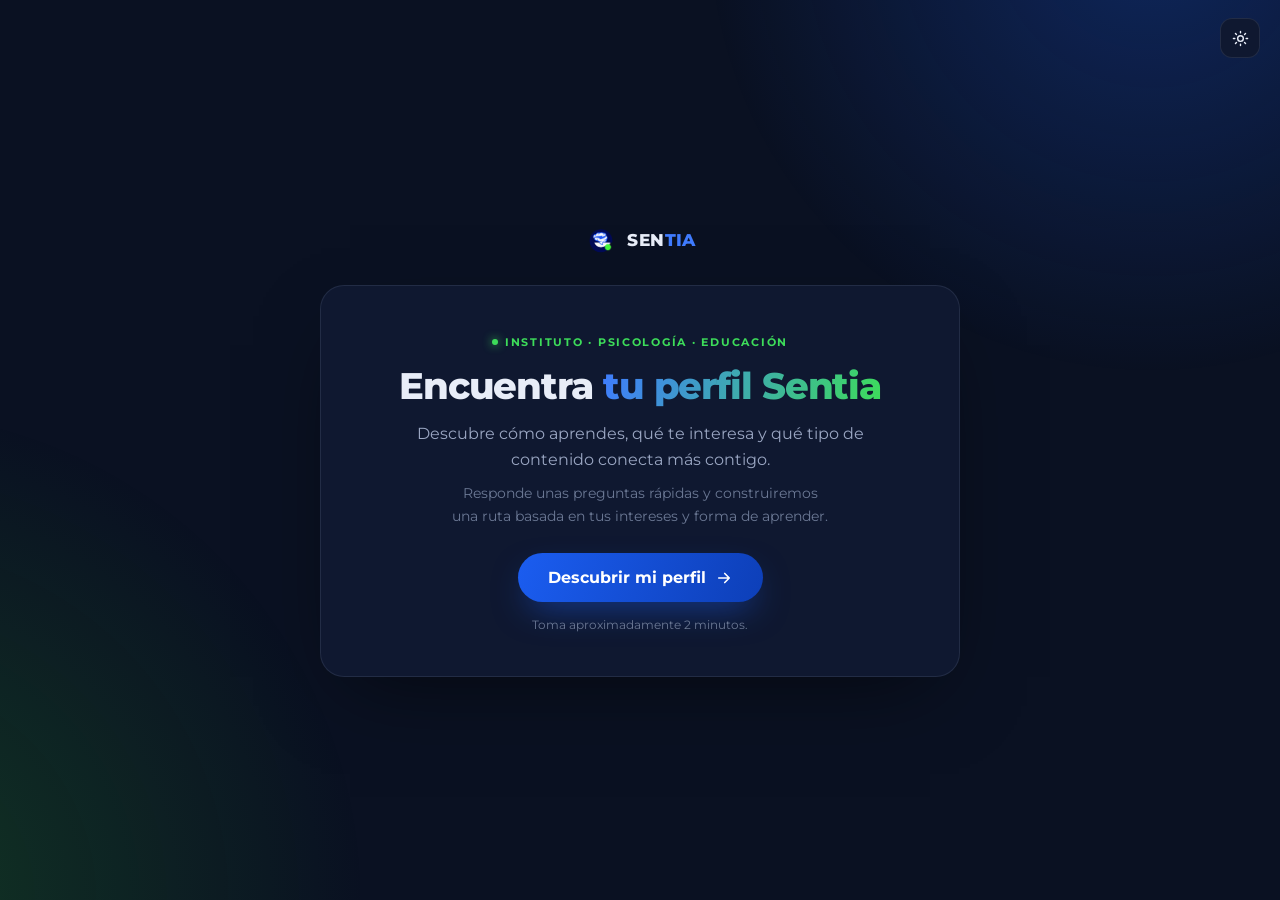
<file: perfil-sentia.html>
<!DOCTYPE html>
<html lang="es">
<head>
<meta charset="UTF-8">
<meta name="viewport" content="width=device-width, initial-scale=1.0, viewport-fit=cover">
<title>Encuentra tu perfil Sentia</title>
<meta name="robots" content="noindex">
<meta name="description" content="Descubre cómo aprendes, qué te interesa y qué tipo de contenido conecta más contigo — en menos de 2 minutos.">
<link rel="icon" type="image/png" href="assets/icon-sentia.png">
<link rel="preconnect" href="https://fonts.googleapis.com">
<link rel="preconnect" href="https://fonts.gstatic.com" crossorigin>
<link href="https://fonts.googleapis.com/css2?family=Montserrat:wght@400;500;600;700;800;900&display=swap" rel="stylesheet">
<style>
:root{
  --bg-deep:#070d1b; --bg:#0a1122; --surface:#0f1830; --surface-2:#131e3a; --surface-3:#1a2747;
  --line:rgba(148,163,196,.14); --text:#e8edf8; --muted:#9aa6c2; --faint:#6b7894;
  --primary:#1b5df0; --primary-soft:#3f7bff; --primary-deep:#0d3fb8;
  --accent:#2fbf2e; --accent-soft:#3ddc5a;
  --radius:18px; --radius-sm:12px;
  --font:'Montserrat',sans-serif;
}
body.modo-dia{
  --bg-deep:#eef1f7; --bg:#f5f7fb; --surface:#ffffff; --surface-2:#f1f4f9; --surface-3:#e7ecf4;
  --line:#e3e8f1; --text:#0e1d40; --muted:#5b6b8f; --faint:#8793ad;
}
body.modo-dia::before{
  background:radial-gradient(60vw 60vw at 90% -8%, rgba(27,93,240,.12), transparent 58%),
             radial-gradient(70vw 70vw at -10% 100%, rgba(47,191,46,.10), transparent 55%);
}
*{margin:0;padding:0;box-sizing:border-box}
html{scroll-behavior:smooth}
body{font-family:var(--font);background:var(--bg);color:var(--text);min-height:100vh;-webkit-font-smoothing:antialiased;overflow-x:hidden}
body::before{content:"";position:fixed;inset:0;pointer-events:none;z-index:0;
  background:radial-gradient(60vw 60vw at 90% -8%, rgba(27,93,240,.28), transparent 58%),
             radial-gradient(70vw 70vw at -10% 100%, rgba(47,191,46,.22), transparent 55%);}

.sentia-test{position:relative;z-index:1;min-height:100vh;display:flex;align-items:center;justify-content:center;padding:28px 18px}
.shell{width:100%;max-width:640px}

.theme-btn{position:fixed;top:18px;right:20px;z-index:60;width:40px;height:40px;border-radius:12px;border:1px solid var(--line);background:var(--surface);color:var(--text);cursor:pointer;display:grid;place-items:center;transition:.2s}
.theme-btn:hover{border-color:var(--primary-soft)}
.theme-btn svg{width:17px;height:17px}

/* Barra delgada de navegación: regresar + progreso en una sola franja,
   como pidió el usuario (no un bloque grande que ocupe la pantalla). */
.q-topbar{display:flex;align-items:center;justify-content:space-between;gap:18px;background:var(--surface);border:1px solid var(--line);border-radius:16px;padding:13px 20px;margin-bottom:24px;box-shadow:0 2px 10px rgba(0,0,0,.03)}
.q-back{display:inline-flex;align-items:center;gap:6px;background:none;border:none;color:var(--primary-soft);font-family:var(--font);font-size:.76rem;font-weight:700;letter-spacing:.03em;text-transform:uppercase;cursor:pointer;padding:4px 0;flex-shrink:0;visibility:hidden}
.q-back.is-visible{visibility:visible}
.q-back svg{width:15px;height:15px}
.q-back:hover{color:var(--primary)}
.q-topbar__progress{display:flex;align-items:center;gap:12px;flex-shrink:0}
.q-topbar .q-progress__track{width:140px}
.q-topbar__step{font-size:.76rem;color:var(--muted);font-weight:600;white-space:nowrap}
@media(max-width:480px){.q-topbar{padding:12px 14px;gap:10px}.q-topbar .q-progress__track{width:72px}.q-back span{display:none}}

.screen{display:none}
.screen.is-active{display:block;animation:screenIn .45s cubic-bezier(.2,.8,.3,1) both}
@keyframes screenIn{from{opacity:0;transform:translateY(14px)}to{opacity:1;transform:none}}

/* ── Marca ── */
.brand{display:flex;align-items:center;justify-content:center;gap:9px;margin-bottom:28px}
.brand img{width:34px;height:34px;object-fit:contain}
.brand span{font-weight:800;font-size:1.05rem;letter-spacing:.02em}
.brand span em{font-style:normal;color:var(--primary-soft)}

/* ── Pantalla: bienvenida ── */
.card-welcome{background:var(--surface);border:1px solid var(--line);border-radius:24px;padding:44px 38px;text-align:center;box-shadow:0 30px 80px -30px rgba(0,0,0,.6)}
.card-welcome .kicker{display:inline-flex;align-items:center;gap:7px;font-size:.68rem;font-weight:700;letter-spacing:.16em;text-transform:uppercase;color:var(--accent-soft);margin-bottom:16px}
.card-welcome .kicker .dot{width:6px;height:6px;border-radius:50%;background:var(--accent-soft);box-shadow:0 0 10px var(--accent-soft)}
.card-welcome h1{font-size:clamp(1.7rem,4vw,2.3rem);font-weight:800;letter-spacing:-.03em;line-height:1.15;margin-bottom:14px}
.card-welcome h1 em{font-style:normal;background:linear-gradient(110deg,var(--primary-soft),var(--accent-soft));-webkit-background-clip:text;background-clip:text;color:transparent}
.card-welcome p.sub{color:var(--muted);font-size:1rem;line-height:1.6;max-width:44ch;margin:0 auto 10px}
.card-welcome p.hook{color:var(--faint);font-size:.88rem;line-height:1.6;max-width:42ch;margin:0 auto 26px}
.btn-primary{display:inline-flex;align-items:center;gap:9px;border:none;border-radius:999px;padding:15px 30px;font-family:var(--font);font-weight:700;font-size:.98rem;cursor:pointer;color:#fff;background:linear-gradient(110deg,var(--primary),var(--primary-deep));box-shadow:0 14px 34px -10px rgba(27,93,240,.55);transition:.2s}
.btn-primary:hover{transform:translateY(-2px);box-shadow:0 20px 44px -10px rgba(27,93,240,.65)}
.btn-primary svg{width:18px;height:18px}
.note{display:block;margin-top:16px;font-size:.74rem;color:var(--faint)}

/* ── Pantalla: pregunta ── */
.q-progress__track{height:6px;border-radius:99px;background:var(--surface-2);overflow:hidden}
.q-progress__track i{display:block;height:100%;border-radius:99px;background:linear-gradient(90deg,var(--primary),var(--accent-soft));transition:width .4s cubic-bezier(.2,.8,.3,1)}

#context-msg{opacity:0;max-height:0;overflow:hidden;transition:opacity .3s ease,max-height .3s ease;background:color-mix(in srgb,var(--accent-soft) 14%,transparent);border:1px solid color-mix(in srgb,var(--accent-soft) 30%,transparent);color:var(--accent-soft);border-radius:var(--radius-sm);padding:0 14px;font-size:.85rem;font-weight:600;margin-bottom:0}
#context-msg.is-visible{opacity:1;max-height:70px;padding:12px 14px;margin-bottom:16px}

.q-text{font-size:clamp(1.25rem,3vw,1.55rem);font-weight:800;letter-spacing:-.01em;line-height:1.35;margin-bottom:24px}
.q-anim{animation:qIn .4s cubic-bezier(.2,.8,.3,1) both}
@keyframes qIn{from{opacity:0;transform:translateY(10px)}to{opacity:1;transform:none}}

.opt-grid{display:grid;grid-template-columns:1fr 1fr;gap:12px}
.opt-card{display:flex;align-items:center;gap:12px;text-align:left;background:var(--surface);border:1.5px solid var(--line);border-radius:16px;padding:16px 16px;cursor:pointer;color:var(--text);font-family:var(--font);font-size:.92rem;font-weight:600;line-height:1.3;transition:.18s;opacity:0;animation:optIn .35s cubic-bezier(.2,.8,.3,1) both;animation-delay:var(--d,0s)}
@keyframes optIn{from{opacity:0;transform:translateY(8px)}to{opacity:1;transform:none}}
.opt-card:hover{border-color:var(--primary-soft);background:var(--surface-2);transform:translateY(-2px)}
.opt-card.is-selected{border-color:var(--accent-soft);background:color-mix(in srgb,var(--accent-soft) 14%,var(--surface));box-shadow:0 0 0 3px color-mix(in srgb,var(--accent-soft) 25%,transparent)}
.opt-card__ic{flex-shrink:0;width:38px;height:38px;border-radius:11px;background:var(--surface-2);color:var(--primary-soft);display:flex;align-items:center;justify-content:center}
.opt-card.is-selected .opt-card__ic{background:color-mix(in srgb,var(--accent-soft) 22%,transparent);color:var(--accent-soft)}
@media(max-width:560px){.opt-grid{grid-template-columns:1fr}}

/* ── Pantalla: género del avatar ── */
.genero-grid{display:grid;grid-template-columns:1fr 1fr;gap:12px;margin:0 auto;max-width:360px}
.genero-opt--wide{grid-column:1 / -1}
.genero-opt{display:flex;align-items:center;justify-content:center;gap:10px;background:var(--surface);border:1.5px solid var(--line);border-radius:16px;padding:16px;cursor:pointer;color:var(--text);font-family:var(--font);font-size:.95rem;font-weight:700;transition:.18s}
.genero-opt:hover{border-color:var(--primary-soft);background:var(--surface-2)}
.genero-opt input{width:17px;height:17px;accent-color:var(--accent-soft);cursor:pointer}
.genero-opt.is-selected{border-color:var(--accent-soft);background:color-mix(in srgb,var(--accent-soft) 14%,var(--surface));box-shadow:0 0 0 3px color-mix(in srgb,var(--accent-soft) 25%,transparent)}
@media(max-width:480px){.genero-grid{grid-template-columns:1fr}}

/* ── Pantalla: análisis ── */
.card-analysis{text-align:center;padding:70px 20px}
.analysis-ring{width:74px;height:74px;border-radius:50%;border:3px solid var(--surface-2);border-top-color:var(--primary-soft);margin:0 auto 26px;animation:spin 1s linear infinite}
@keyframes spin{to{transform:rotate(360deg)}}
#analysis-msg{font-size:1.05rem;font-weight:700;color:var(--text);opacity:0;transition:opacity .2s ease}
#analysis-msg.is-visible{opacity:1}

/* ── Pantalla: resultado ── */
.card-result{background:var(--surface);border:1px solid var(--line);border-radius:24px;padding:36px 32px;box-shadow:0 30px 80px -30px rgba(0,0,0,.6)}
.res-head{text-align:center;margin-bottom:22px}
.res-head .eyebrow{font-size:.68rem;font-weight:700;letter-spacing:.16em;text-transform:uppercase;color:var(--faint);margin-bottom:10px}
.res-badge{width:62px;height:62px;border-radius:16px;margin:0 auto 14px;display:flex;align-items:center;justify-content:center;font-weight:800;font-size:1.3rem;color:#fff;background:linear-gradient(135deg,var(--primary),var(--accent))}
.res-avatar-wrap{width:260px;margin:0 auto 10px;filter:drop-shadow(0 10px 18px rgba(0,0,0,.18));transition:transform .15s ease}
.res-avatar-wrap:hover{transform:translateY(-2px)}
.res-avatar-img,.res-avatar-canvas{display:block;width:100%;height:auto}
.res-head h2{font-size:clamp(1.4rem,3.4vw,1.8rem);font-weight:800;letter-spacing:-.02em;margin-bottom:8px}
.res-head p.tagline{color:var(--primary-soft);font-weight:600;font-size:.96rem;max-width:40ch;margin:0 auto}
.res-desc{color:var(--muted);font-size:.9rem;line-height:1.6;text-align:center;max-width:48ch;margin:16px auto 22px}

.res-stats{display:grid;grid-template-columns:1fr 1fr;gap:10px;margin-bottom:22px}
.res-stat{background:var(--surface-2);border:1px solid var(--line);border-radius:14px;padding:13px 15px}
.res-stat span{display:block;font-size:.64rem;font-weight:700;letter-spacing:.08em;text-transform:uppercase;color:var(--faint);margin-bottom:5px}
.res-stat b{font-size:.88rem;font-weight:700}

.res-section-title{font-size:.68rem;font-weight:700;letter-spacing:.1em;text-transform:uppercase;color:var(--faint);margin:22px 0 10px}
.res-bar{margin-bottom:12px}
.res-bar__head{display:flex;justify-content:space-between;font-size:.82rem;font-weight:600;margin-bottom:6px}
.res-bar__head b{color:var(--accent-soft)}
.res-bar__track{height:8px;border-radius:99px;background:var(--surface-2);overflow:hidden}
.res-bar__track i{display:block;height:100%;border-radius:99px;background:linear-gradient(90deg,var(--primary),var(--accent-soft))}

.chips{display:flex;flex-wrap:wrap;gap:7px}
.chip{font-size:.76rem;font-weight:600;color:var(--primary-soft);background:color-mix(in srgb,var(--primary) 12%,transparent);border:1px solid color-mix(in srgb,var(--primary) 25%,transparent);border-radius:999px;padding:6px 12px}

.res-siguiente{background:var(--surface-2);border:1px solid color-mix(in srgb,var(--accent-soft) 30%,var(--line));border-radius:16px;padding:20px 22px;margin-bottom:6px}
.res-siguiente__tag{display:inline-block;font-size:.68rem;font-weight:700;letter-spacing:.06em;text-transform:uppercase;color:var(--accent-soft);background:color-mix(in srgb,var(--accent-soft) 10%,transparent);border:1px solid color-mix(in srgb,var(--accent-soft) 30%,transparent);border-radius:999px;padding:4px 10px;margin-bottom:10px}
.res-siguiente h3{margin:0 0 7px;font-size:1.02rem;font-weight:700;color:var(--text)}
.res-siguiente p{margin:0 0 16px;font-size:.84rem;line-height:1.55;color:var(--muted)}
.res-siguiente .btn-primary{padding:11px 22px;font-size:.86rem}
/* Curso de pago (sin clases abiertas): mismo bloque, acento azul en vez de
   verde, para no insinuar "gratis" donde no lo es. */
.res-siguiente--vip{border-color:color-mix(in srgb,var(--primary) 30%,var(--line))}
.res-siguiente--vip .res-siguiente__tag{color:var(--primary-soft);background:color-mix(in srgb,var(--primary) 10%,transparent);border-color:color-mix(in srgb,var(--primary) 30%,transparent)}

.res-secondary{margin:22px 0;font-size:.86rem;color:var(--muted);text-align:center}
.res-secondary b{color:var(--text)}
.res-combined{margin:14px 0 22px;padding:14px 16px;border-radius:14px;background:color-mix(in srgb,var(--accent-soft) 10%,transparent);border:1px solid color-mix(in srgb,var(--accent-soft) 25%,transparent);text-align:center}
.res-combined b{display:block;font-size:.92rem;color:var(--accent-soft);margin-bottom:4px}
.res-combined span{font-size:.84rem;color:var(--muted)}

.res-bar{margin-bottom:10px}
.res-bar--top .res-bar__head{font-size:.86rem;font-weight:700}
.res-bar--top .res-bar__track{height:9px}
.res-bar--rest{opacity:.62}
.res-bar--rest .res-bar__head{font-size:.76rem;font-weight:600}
.res-bar--rest .res-bar__track{height:6px}
.res-bar--rest .res-bar__head b{color:var(--muted)}

/* ── Captación de lead (discreta, dentro del resultado) ── */
.lead-box{margin:26px 0 6px;padding:20px 20px;border-radius:16px;background:var(--surface-2);border:1px solid var(--line)}
.lead-eyebrow{font-size:.68rem;font-weight:700;letter-spacing:.1em;text-transform:uppercase;color:var(--accent-soft);margin-bottom:8px}
.lead-title{font-size:.95rem;font-weight:700;margin-bottom:6px}
.lead-sub{font-size:.82rem;color:var(--muted);line-height:1.5;margin-bottom:16px}
.btn-text{background:none;border:none;color:var(--faint);font-family:var(--font);font-size:.8rem;font-weight:600;cursor:pointer;padding:6px}
.btn-text:hover{color:var(--muted)}
.res-pie{display:flex;flex-wrap:wrap;justify-content:center;align-items:center;gap:4px 18px;margin:28px 0 6px;text-align:center}
.res-pie .btn-text{text-decoration:underline;text-underline-offset:2px}
.lead-form .field{margin-bottom:12px}
.lead-form label{display:block;font-size:.7rem;font-weight:700;letter-spacing:.05em;text-transform:uppercase;color:var(--faint);margin-bottom:6px}
.lead-form input[type=text],.lead-form input[type=tel],.lead-form input[type=email]{width:100%;background:var(--surface);border:1px solid var(--line);border-radius:10px;padding:12px 13px;color:var(--text);font-family:var(--font);font-size:.9rem;outline:none;transition:.2s}
.lead-form input:focus{border-color:var(--primary-soft)}
.lead-phone{display:flex;gap:8px}
.lead-phone select{flex:0 0 auto;max-width:132px;background:var(--surface);border:1px solid var(--line);border-radius:10px;padding:12px 10px;color:var(--text);font-family:var(--font);font-size:.85rem;outline:none}
.lead-phone input{flex:1;min-width:0}
.lead-check{display:flex;align-items:flex-start;gap:9px;margin:4px 0 16px;cursor:pointer;font-size:.78rem;color:var(--muted);line-height:1.5}
.lead-check input{margin-top:3px;flex-shrink:0}
.lead-check a{color:var(--accent-soft);font-weight:600}
.lead-save-btn{background:linear-gradient(110deg,var(--accent),var(--accent-soft));box-shadow:0 14px 34px -10px rgba(61,220,90,.45)}
.lead-volver{margin-top:10px}
.lead-done{text-align:center;padding:6px 0}
.lead-done__ic{width:42px;height:42px;border-radius:50%;background:color-mix(in srgb,var(--accent-soft) 18%,transparent);color:var(--accent-soft);display:flex;align-items:center;justify-content:center;margin:0 auto 10px}
.lead-done p{font-size:.88rem;font-weight:700}

.res-actions{display:flex;flex-wrap:wrap;gap:10px;margin-top:28px}
.res-actions .btn-primary{flex:1;justify-content:center;min-width:180px}
.btn-ghost{flex:1;min-width:160px;justify-content:center;display:inline-flex;align-items:center;gap:8px;border:1.5px solid var(--line);border-radius:999px;padding:14px 22px;font-family:var(--font);font-weight:700;font-size:.92rem;cursor:pointer;color:var(--text);background:transparent;transition:.2s}
.btn-ghost:hover{border-color:var(--primary-soft);color:var(--primary-soft)}

@media(max-width:560px){
  .card-welcome{padding:32px 22px}
  .card-result{padding:26px 20px}
  .res-stats{grid-template-columns:1fr}
  .res-actions{flex-direction:column}
}
</style>
</head>
<body>

<button class="theme-btn" id="theme-toggle" aria-label="Cambiar tema"></button>

<div class="sentia-test" id="sentia-test">
  <div class="shell">
    <div class="brand">
      <img src="assets/icon-sentia.png" alt="">
      <span>SEN<em>TIA</em></span>
    </div>

    <!-- 1. BIENVENIDA -->
    <section class="screen is-active card-welcome" id="screen-welcome">
      <span class="kicker"><span class="dot"></span>Instituto · Psicología · Educación</span>
      <h1>Encuentra <em>tu perfil Sentia</em></h1>
      <p class="sub">Descubre cómo aprendes, qué te interesa y qué tipo de contenido conecta más contigo.</p>
      <p class="hook">Responde unas preguntas rápidas y construiremos una ruta basada en tus intereses y forma de aprender.</p>
      <button class="btn-primary" id="btn-empezar">
        Descubrir mi perfil
        <svg viewBox="0 0 24 24" fill="none" stroke="currentColor" stroke-width="2.2" stroke-linecap="round" stroke-linejoin="round"><path d="M5 12h14M13 6l6 6-6 6"/></svg>
      </button>
      <span class="note">Toma aproximadamente 2 minutos.</span>
    </section>

    <!-- 2. PREGUNTA (una por pantalla) -->
    <section class="screen" id="screen-question">
      <div class="q-topbar">
        <button class="q-back" id="q-back" type="button">
          <svg viewBox="0 0 24 24" fill="none" stroke="currentColor" stroke-width="2.2" stroke-linecap="round" stroke-linejoin="round"><path d="M19 12H5M11 18l-6-6 6-6"/></svg>
          <span>Pregunta anterior</span>
        </button>
        <div class="q-topbar__progress">
          <div class="q-progress__track"><i id="progress-fill" style="width:14%"></i></div>
          <span class="q-topbar__step">Pregunta <span id="q-num">1</span> de <span id="q-total">7</span></span>
        </div>
      </div>
      <div id="context-msg"></div>
      <h2 class="q-text" id="q-text"></h2>
      <div class="opt-grid" id="q-options"></div>
    </section>

    <!-- 2.5 GÉNERO DEL AVATAR (opcional, antes de ver el resultado) -->
    <section class="screen" id="screen-genero">
      <div class="card-welcome">
        <span class="kicker"><span class="dot"></span>Último paso</span>
        <h1 style="font-size:1.5rem">Tu género</h1>
        <p class="sub" style="margin-bottom:22px">Opcional. Esto determinará tu avatar en la pantalla de resultados.</p>
        <div class="genero-grid" id="genero-grid">
          <label class="genero-opt" data-genero="m">
            <input type="radio" name="genero" value="m">
            <span>Hombre</span>
          </label>
          <label class="genero-opt" data-genero="f">
            <input type="radio" name="genero" value="f">
            <span>Mujer</span>
          </label>
          <label class="genero-opt genero-opt--wide" data-genero="nd">
            <input type="radio" name="genero" value="nd">
            <span>Prefiero no decirlo</span>
          </label>
        </div>
        <button class="btn-primary" id="btn-ver-resultados" style="margin-top:24px">
          Ver resultados
          <svg viewBox="0 0 24 24" fill="none" stroke="currentColor" stroke-width="2.2" stroke-linecap="round" stroke-linejoin="round"><path d="M5 12h14M13 6l6 6-6 6"/></svg>
        </button>
      </div>
    </section>

    <!-- 3. ANÁLISIS -->
    <section class="screen" id="screen-analysis">
      <div class="card-analysis">
        <div class="analysis-ring"></div>
        <p id="analysis-msg">Analizando cómo aprendes…</p>
      </div>
    </section>

    <!-- 4. RESULTADO -->
    <section class="screen" id="screen-result">
      <div class="card-result">
        <div class="res-head">
          <span class="eyebrow">Tu perfil Sentia</span>
          <div class="res-badge" id="res-code">PA</div>
          <div class="res-avatar-wrap" id="res-avatar-wrap" style="display:none">
            <img class="res-avatar-img" id="res-avatar-img" alt="">
            <canvas class="res-avatar-canvas" id="res-avatar-canvas" style="display:none"></canvas>
          </div>
          <h2 id="res-name">Psicólogo Aplicado</h2>
          <p class="tagline" id="res-tagline"></p>
        </div>
        <p class="res-desc" id="res-desc"></p>

        <div class="res-stats">
          <div class="res-stat"><span>Enfoque dominante</span><b id="res-focus"></b></div>
          <div class="res-stat"><span>Estilo de aprendizaje</span><b id="res-style"></b></div>
        </div>

        <div class="res-section-title">Afinidad por perfil</div>
        <div id="res-bars"></div>

        <p class="res-secondary" id="res-secondary-wrap">También tienes una fuerte afinidad con <b id="res-secondary-name"></b></p>
        <div class="res-combined" id="res-combined" style="display:none"><b id="res-combined-codes"></b><span id="res-combined-text"></span></div>

        <div class="res-section-title">Lo que más conecta contigo</div>
        <div class="chips" id="res-conecta"></div>

        <div class="res-section-title">Tu siguiente paso recomendado</div>
        <div class="res-siguiente" id="res-siguiente">
          <span class="res-siguiente__tag" id="res-siguiente-area"></span>
          <h3 id="res-siguiente-titulo"></h3>
          <p id="res-siguiente-desc"></p>
          <a class="btn-primary" id="res-siguiente-cta" href="vip-auth.html">
            Crear mi cuenta gratuita
            <svg viewBox="0 0 24 24" fill="none" stroke="currentColor" stroke-width="2.2" stroke-linecap="round" stroke-linejoin="round"><path d="M5 12h14M13 6l6 6-6 6"/></svg>
          </a>
        </div>

        <!-- "Ya tengo cuenta" y "Seguir viendo" se quitaron: ya son -->
        <!-- redundantes con "Explorar mi ruta"/"Ver clases gratis" de -->
        <!-- arriba y abajo — aquí solo queda la opción que de verdad -->
        <!-- hace algo distinto: dejar el WhatsApp para que un asesor -->
        <!-- escriba, nunca obligatorio. -->
        <div class="res-pie" id="res-pie">
          <button class="btn-text" id="pie-asesor" type="button">Prefiero que un asesor me escriba</button>
        </div>

        <div class="lead-box" id="lead-box" style="display:none">
          <p class="lead-eyebrow">Un asesor te escribe</p>
          <p class="lead-title">¿A qué WhatsApp te escribimos?</p>
          <form class="lead-form" id="lead-form">
            <div class="field lead-phone">
              <select id="lead-lada">
                <option value="+52" selected>México +52</option>
                <option value="+1">Estados Unidos / Canadá +1</option>
                <option value="+54">Argentina +54</option>
                <option value="+591">Bolivia +591</option>
                <option value="+56">Chile +56</option>
                <option value="+57">Colombia +57</option>
                <option value="+506">Costa Rica +506</option>
                <option value="+53">Cuba +53</option>
                <option value="+593">Ecuador +593</option>
                <option value="+503">El Salvador +503</option>
                <option value="+34">España +34</option>
                <option value="+502">Guatemala +502</option>
                <option value="+504">Honduras +504</option>
                <option value="+505">Nicaragua +505</option>
                <option value="+507">Panamá +507</option>
                <option value="+595">Paraguay +595</option>
                <option value="+51">Perú +51</option>
                <option value="+1">Puerto Rico +1</option>
                <option value="+1">República Dominicana +1</option>
                <option value="+598">Uruguay +598</option>
                <option value="+58">Venezuela +58</option>
                <option value="+49">Alemania +49</option>
                <option value="+966">Arabia Saudita +966</option>
                <option value="+213">Argelia +213</option>
                <option value="+61">Australia +61</option>
                <option value="+43">Austria +43</option>
                <option value="+32">Bélgica +32</option>
                <option value="+55">Brasil +55</option>
                <option value="+359">Bulgaria +359</option>
                <option value="+86">China +86</option>
                <option value="+82">Corea del Sur +82</option>
                <option value="+385">Croacia +385</option>
                <option value="+45">Dinamarca +45</option>
                <option value="+20">Egipto +20</option>
                <option value="+971">Emiratos Árabes Unidos +971</option>
                <option value="+63">Filipinas +63</option>
                <option value="+358">Finlandia +358</option>
                <option value="+33">Francia +33</option>
                <option value="+30">Grecia +30</option>
                <option value="+31">Holanda (Países Bajos) +31</option>
                <option value="+36">Hungría +36</option>
                <option value="+91">India +91</option>
                <option value="+62">Indonesia +62</option>
                <option value="+353">Irlanda +353</option>
                <option value="+972">Israel +972</option>
                <option value="+39">Italia +39</option>
                <option value="+81">Japón +81</option>
                <option value="+60">Malasia +60</option>
                <option value="+212">Marruecos +212</option>
                <option value="+47">Noruega +47</option>
                <option value="+64">Nueva Zelanda +64</option>
                <option value="+48">Polonia +48</option>
                <option value="+351">Portugal +351</option>
                <option value="+44">Reino Unido +44</option>
                <option value="+420">República Checa +420</option>
                <option value="+40">Rumania +40</option>
                <option value="+7">Rusia +7</option>
                <option value="+65">Singapur +65</option>
                <option value="+27">Sudáfrica +27</option>
                <option value="+46">Suecia +46</option>
                <option value="+41">Suiza +41</option>
                <option value="+66">Tailandia +66</option>
                <option value="+90">Turquía +90</option>
                <option value="+380">Ucrania +380</option>
                <option value="+84">Vietnam +84</option>
              </select>
              <input type="tel" id="lead-whatsapp" placeholder="10 dígitos con lada" autocomplete="tel">
            </div>
            <label class="lead-check">
              <input type="checkbox" id="lead-consent">
              <span>Acepto el <a href="privacidad.html" target="_blank" rel="noopener">Aviso de privacidad</a> y que un asesor me escriba por WhatsApp con información de cursos.</span>
            </label>
            <button class="btn-primary lead-save-btn" id="lead-save" type="button" style="width:100%;justify-content:center">Guardar mi WhatsApp</button>
          </form>
          <div class="lead-done" id="lead-done" style="display:none">
            <div class="lead-done__ic"><svg viewBox="0 0 24 24" width="20" height="20" fill="none" stroke="currentColor" stroke-width="2.2" stroke-linecap="round" stroke-linejoin="round"><polyline points="20 6 9 17 4 12"/></svg></div>
            <p>Listo, un asesor te escribirá pronto.</p>
          </div>
          <button class="btn-ghost lead-volver" id="lead-volver" type="button" style="width:100%;justify-content:center">Volver</button>
        </div>

        <div class="res-actions">
          <a class="btn-primary" href="vip-auth.html">
            Explorar mi ruta
            <svg viewBox="0 0 24 24" fill="none" stroke="currentColor" stroke-width="2.2" stroke-linecap="round" stroke-linejoin="round"><path d="M5 12h14M13 6l6 6-6 6"/></svg>
          </a>
          <button class="btn-ghost" id="btn-repetir" type="button">Volver a hacer el test</button>
        </div>
      </div>
    </section>
  </div>
</div>

<script>
// Mismo toggle y misma llave de localStorage que vip-auth.html / vip-panel.html,
// para que la preferencia de tema del usuario se respete en toda la plataforma.
(function(){
  const KEY = 'sentia-auth:theme';
  const btn = document.getElementById('theme-toggle');
  function updateIcon(isDay){
    btn.title = isDay ? 'Modo noche' : 'Modo día';
    btn.innerHTML = !isDay
      ? '<svg viewBox="0 0 24 24" fill="none" stroke="currentColor" stroke-width="2" stroke-linecap="round" stroke-linejoin="round"><circle cx="12" cy="12" r="4"/><path d="M12 2v2M12 20v2M4.9 4.9l1.4 1.4M17.7 17.7l1.4 1.4M2 12h2M20 12h2M4.9 19.1l1.4-1.4M17.7 6.3l1.4-1.4"/></svg>'
      : '<svg viewBox="0 0 24 24" fill="none" stroke="currentColor" stroke-width="2" stroke-linecap="round" stroke-linejoin="round"><path d="M21 12.79A9 9 0 1 1 11.21 3 7 7 0 0 0 21 12.79z"/></svg>';
  }
  const saved = localStorage.getItem(KEY) || 'night';
  if (saved === 'day') document.body.classList.add('modo-dia');
  updateIcon(document.body.classList.contains('modo-dia'));
  btn.addEventListener('click', () => {
    document.body.classList.toggle('modo-dia');
    const isDay = document.body.classList.contains('modo-dia');
    localStorage.setItem(KEY, isDay ? 'day' : 'night');
    updateIcon(isDay);
  });
})();
</script>
<script src="assets/perfil-sentia/avatar-player.js"></script>
<script src="assets/perfil-sentia/icons.js"></script>
<script src="assets/perfil-sentia/profiles.js"></script>
<script src="assets/perfil-sentia/questions.js"></script>
<script src="assets/perfil-sentia/scoring.js"></script>
<script src="assets/perfil-sentia/app.js"></script>
</body>
</html>
</file>
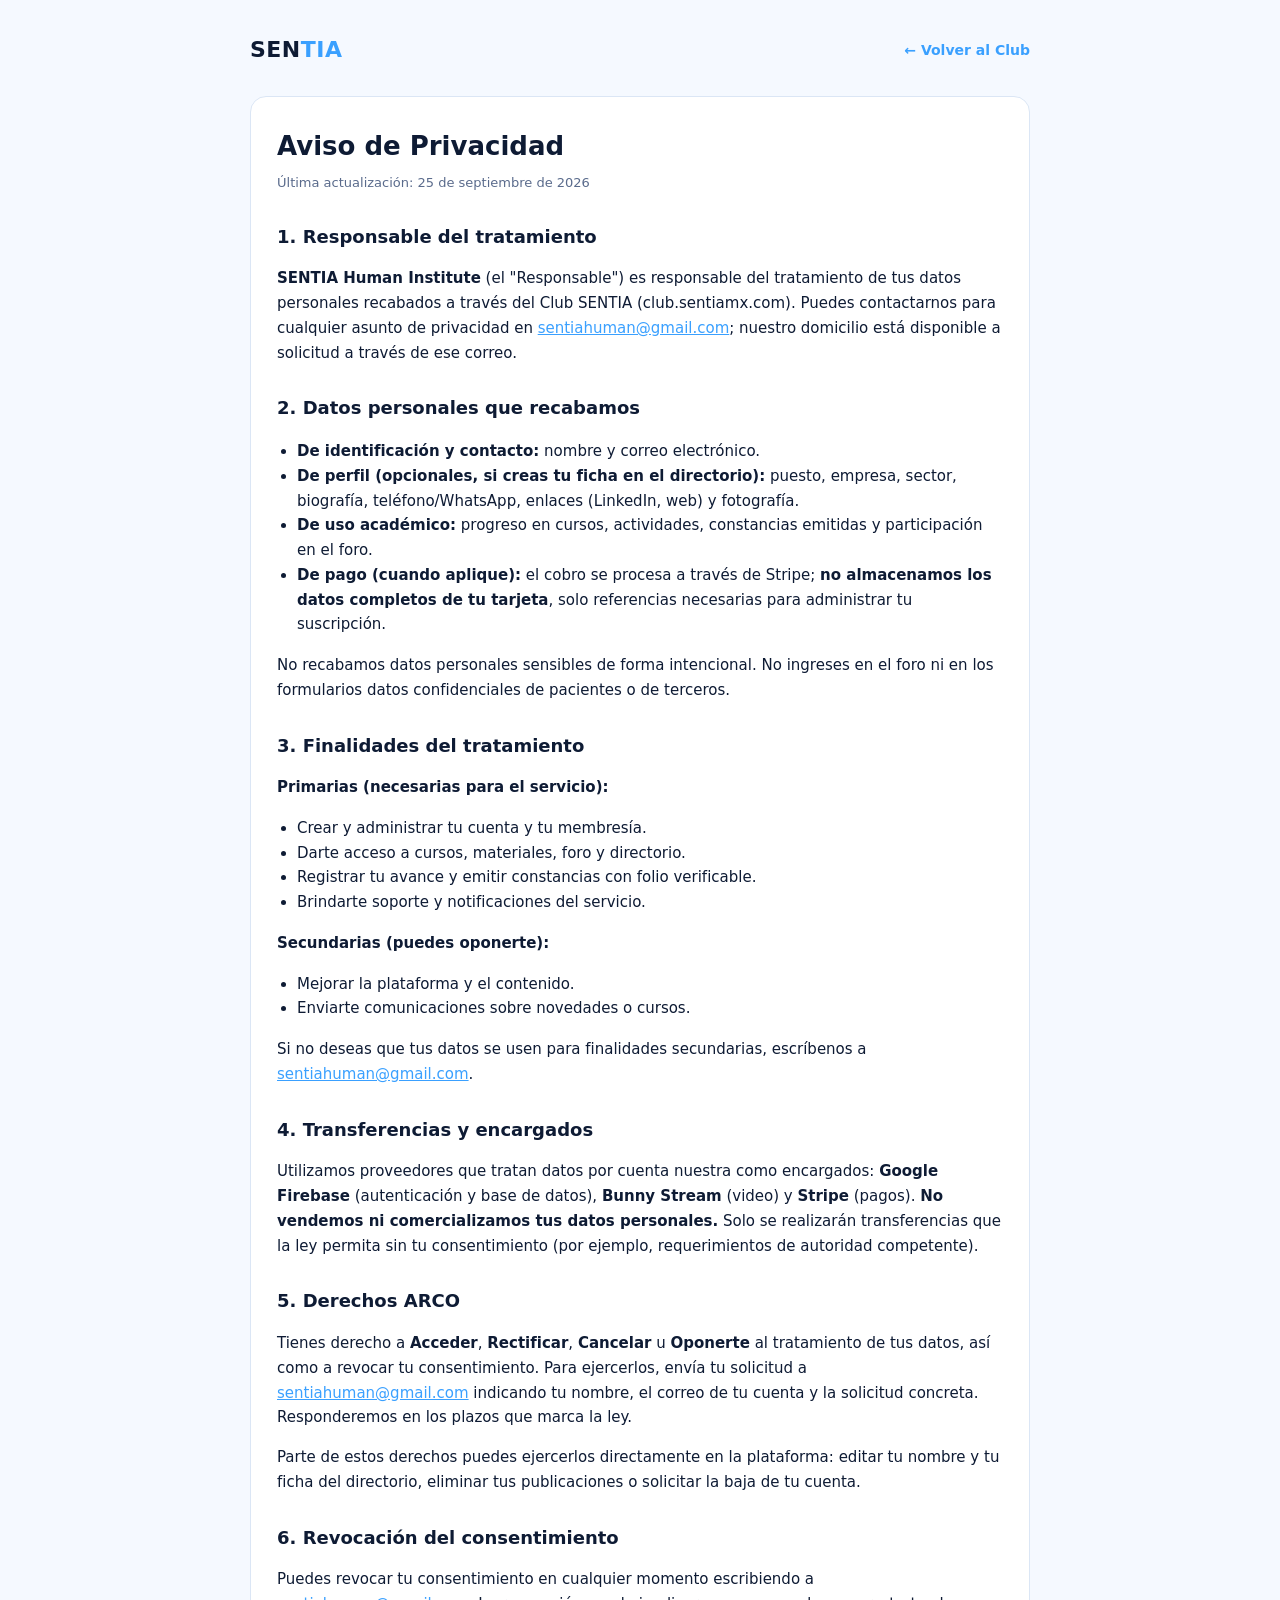
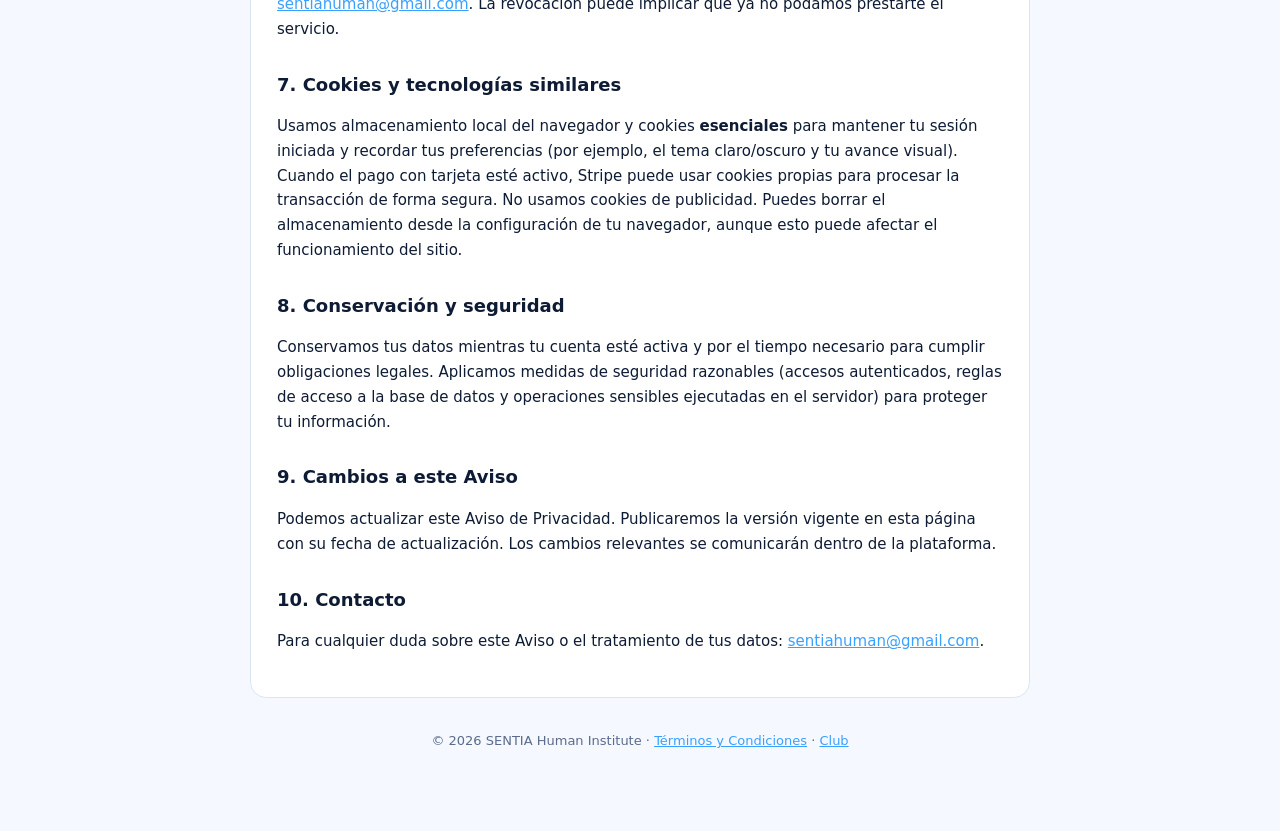
<file: privacidad.html>
<!DOCTYPE html>
<html lang="es">
<head>
<meta charset="UTF-8">
<meta name="viewport" content="width=device-width, initial-scale=1">
<meta name="robots" content="noindex">
<title>Aviso de Privacidad · SENTIA</title>
<meta name="theme-color" content="#081225">
<link rel="canonical" href="https://club.sentiamx.com/privacidad.html">
<style>
  :root{--bg:#081225;--card:#0f1d38;--border:#1e2f52;--text:#e6eeff;--text-2:#a9b8d6;--primary:#3aa0ff;--accent:#2fbf2e}
  *{box-sizing:border-box}
  html,body{margin:0;background:var(--bg);color:var(--text);
    font-family:system-ui,-apple-system,"Segoe UI",Roboto,Helvetica,Arial,sans-serif;line-height:1.65;font-size:16px}
  .wrap{max-width:820px;margin:0 auto;padding:32px 20px 80px}
  header.top{display:flex;align-items:center;justify-content:space-between;gap:16px;margin-bottom:28px;flex-wrap:wrap}
  .brand{font-weight:800;letter-spacing:.5px;font-size:22px}
  .brand span{color:var(--primary)}
  .back{color:var(--primary);text-decoration:none;font-size:14px;font-weight:600}
  .back:hover{text-decoration:underline}
  .card{background:var(--card);border:1px solid var(--border);border-radius:16px;padding:28px 26px}
  h1{font-size:26px;margin:0 0 4px}
  .updated{color:var(--text-2);font-size:13px;margin:0 0 24px}
  h2{font-size:18px;margin:28px 0 8px;color:var(--text)}
  p,li{color:var(--text);font-size:15px}
  ul{padding-left:20px}
  a{color:var(--primary)}
  .note{background:rgba(58,160,255,.08);border:1px solid rgba(58,160,255,.25);border-radius:10px;padding:12px 14px;font-size:13.5px;color:var(--text-2);margin:20px 0}
  footer{margin-top:32px;text-align:center;color:var(--text-2);font-size:13px}
  @media(prefers-color-scheme:light){:root:not([data-theme]){--bg:#f5f9ff;--card:#fff;--border:#dbe6f5;--text:#0e1b34;--text-2:#5a6b8c}}
</style>
</head>
<body>
<div class="wrap">
  <header class="top">
    <div class="brand">SEN<span>TIA</span></div>
    <a class="back" href="./vip-auth.html">← Volver al Club</a>
  </header>

  <div class="card">
    <h1>Aviso de Privacidad</h1>
    <p class="updated">Última actualización: 25 de septiembre de 2026</p>

    <h2>1. Responsable del tratamiento</h2>
    <p><strong>SENTIA Human Institute</strong> (el "Responsable") es responsable del tratamiento de tus datos personales recabados a través del Club SENTIA (club.sentiamx.com). Puedes contactarnos para cualquier asunto de privacidad en <a href="mailto:sentiahuman@gmail.com">sentiahuman@gmail.com</a>; nuestro domicilio está disponible a solicitud a través de ese correo.</p>

    <h2>2. Datos personales que recabamos</h2>
    <ul>
      <li><strong>De identificación y contacto:</strong> nombre y correo electrónico.</li>
      <li><strong>De perfil (opcionales, si creas tu ficha en el directorio):</strong> puesto, empresa, sector, biografía, teléfono/WhatsApp, enlaces (LinkedIn, web) y fotografía.</li>
      <li><strong>De uso académico:</strong> progreso en cursos, actividades, constancias emitidas y participación en el foro.</li>
      <li><strong>De pago (cuando aplique):</strong> el cobro se procesa a través de Stripe; <strong>no almacenamos los datos completos de tu tarjeta</strong>, solo referencias necesarias para administrar tu suscripción.</li>
    </ul>
    <p>No recabamos datos personales sensibles de forma intencional. No ingreses en el foro ni en los formularios datos confidenciales de pacientes o de terceros.</p>

    <h2>3. Finalidades del tratamiento</h2>
    <p><strong>Primarias (necesarias para el servicio):</strong></p>
    <ul>
      <li>Crear y administrar tu cuenta y tu membresía.</li>
      <li>Darte acceso a cursos, materiales, foro y directorio.</li>
      <li>Registrar tu avance y emitir constancias con folio verificable.</li>
      <li>Brindarte soporte y notificaciones del servicio.</li>
    </ul>
    <p><strong>Secundarias (puedes oponerte):</strong></p>
    <ul>
      <li>Mejorar la plataforma y el contenido.</li>
      <li>Enviarte comunicaciones sobre novedades o cursos.</li>
    </ul>
    <p>Si no deseas que tus datos se usen para finalidades secundarias, escríbenos a <a href="mailto:sentiahuman@gmail.com">sentiahuman@gmail.com</a>.</p>

    <h2>4. Transferencias y encargados</h2>
    <p>Utilizamos proveedores que tratan datos por cuenta nuestra como encargados: <strong>Google Firebase</strong> (autenticación y base de datos), <strong>Bunny Stream</strong> (video) y <strong>Stripe</strong> (pagos). <strong>No vendemos ni comercializamos tus datos personales.</strong> Solo se realizarán transferencias que la ley permita sin tu consentimiento (por ejemplo, requerimientos de autoridad competente).</p>

    <h2>5. Derechos ARCO</h2>
    <p>Tienes derecho a <strong>Acceder</strong>, <strong>Rectificar</strong>, <strong>Cancelar</strong> u <strong>Oponerte</strong> al tratamiento de tus datos, así como a revocar tu consentimiento. Para ejercerlos, envía tu solicitud a <a href="mailto:sentiahuman@gmail.com">sentiahuman@gmail.com</a> indicando tu nombre, el correo de tu cuenta y la solicitud concreta. Responderemos en los plazos que marca la ley.</p>
    <p>Parte de estos derechos puedes ejercerlos directamente en la plataforma: editar tu nombre y tu ficha del directorio, eliminar tus publicaciones o solicitar la baja de tu cuenta.</p>

    <h2>6. Revocación del consentimiento</h2>
    <p>Puedes revocar tu consentimiento en cualquier momento escribiendo a <a href="mailto:sentiahuman@gmail.com">sentiahuman@gmail.com</a>. La revocación puede implicar que ya no podamos prestarte el servicio.</p>

    <h2>7. Cookies y tecnologías similares</h2>
    <p>Usamos almacenamiento local del navegador y cookies <strong>esenciales</strong> para mantener tu sesión iniciada y recordar tus preferencias (por ejemplo, el tema claro/oscuro y tu avance visual). Cuando el pago con tarjeta esté activo, Stripe puede usar cookies propias para procesar la transacción de forma segura. No usamos cookies de publicidad. Puedes borrar el almacenamiento desde la configuración de tu navegador, aunque esto puede afectar el funcionamiento del sitio.</p>

    <h2>8. Conservación y seguridad</h2>
    <p>Conservamos tus datos mientras tu cuenta esté activa y por el tiempo necesario para cumplir obligaciones legales. Aplicamos medidas de seguridad razonables (accesos autenticados, reglas de acceso a la base de datos y operaciones sensibles ejecutadas en el servidor) para proteger tu información.</p>

    <h2>9. Cambios a este Aviso</h2>
    <p>Podemos actualizar este Aviso de Privacidad. Publicaremos la versión vigente en esta página con su fecha de actualización. Los cambios relevantes se comunicarán dentro de la plataforma.</p>

    <h2>10. Contacto</h2>
    <p>Para cualquier duda sobre este Aviso o el tratamiento de tus datos: <a href="mailto:sentiahuman@gmail.com">sentiahuman@gmail.com</a>.</p>
  </div>

  <footer>© 2026 SENTIA Human Institute · <a href="./terminos.html">Términos y Condiciones</a> · <a href="./vip-auth.html">Club</a></footer>
</div>
</body>
</html>
</file>
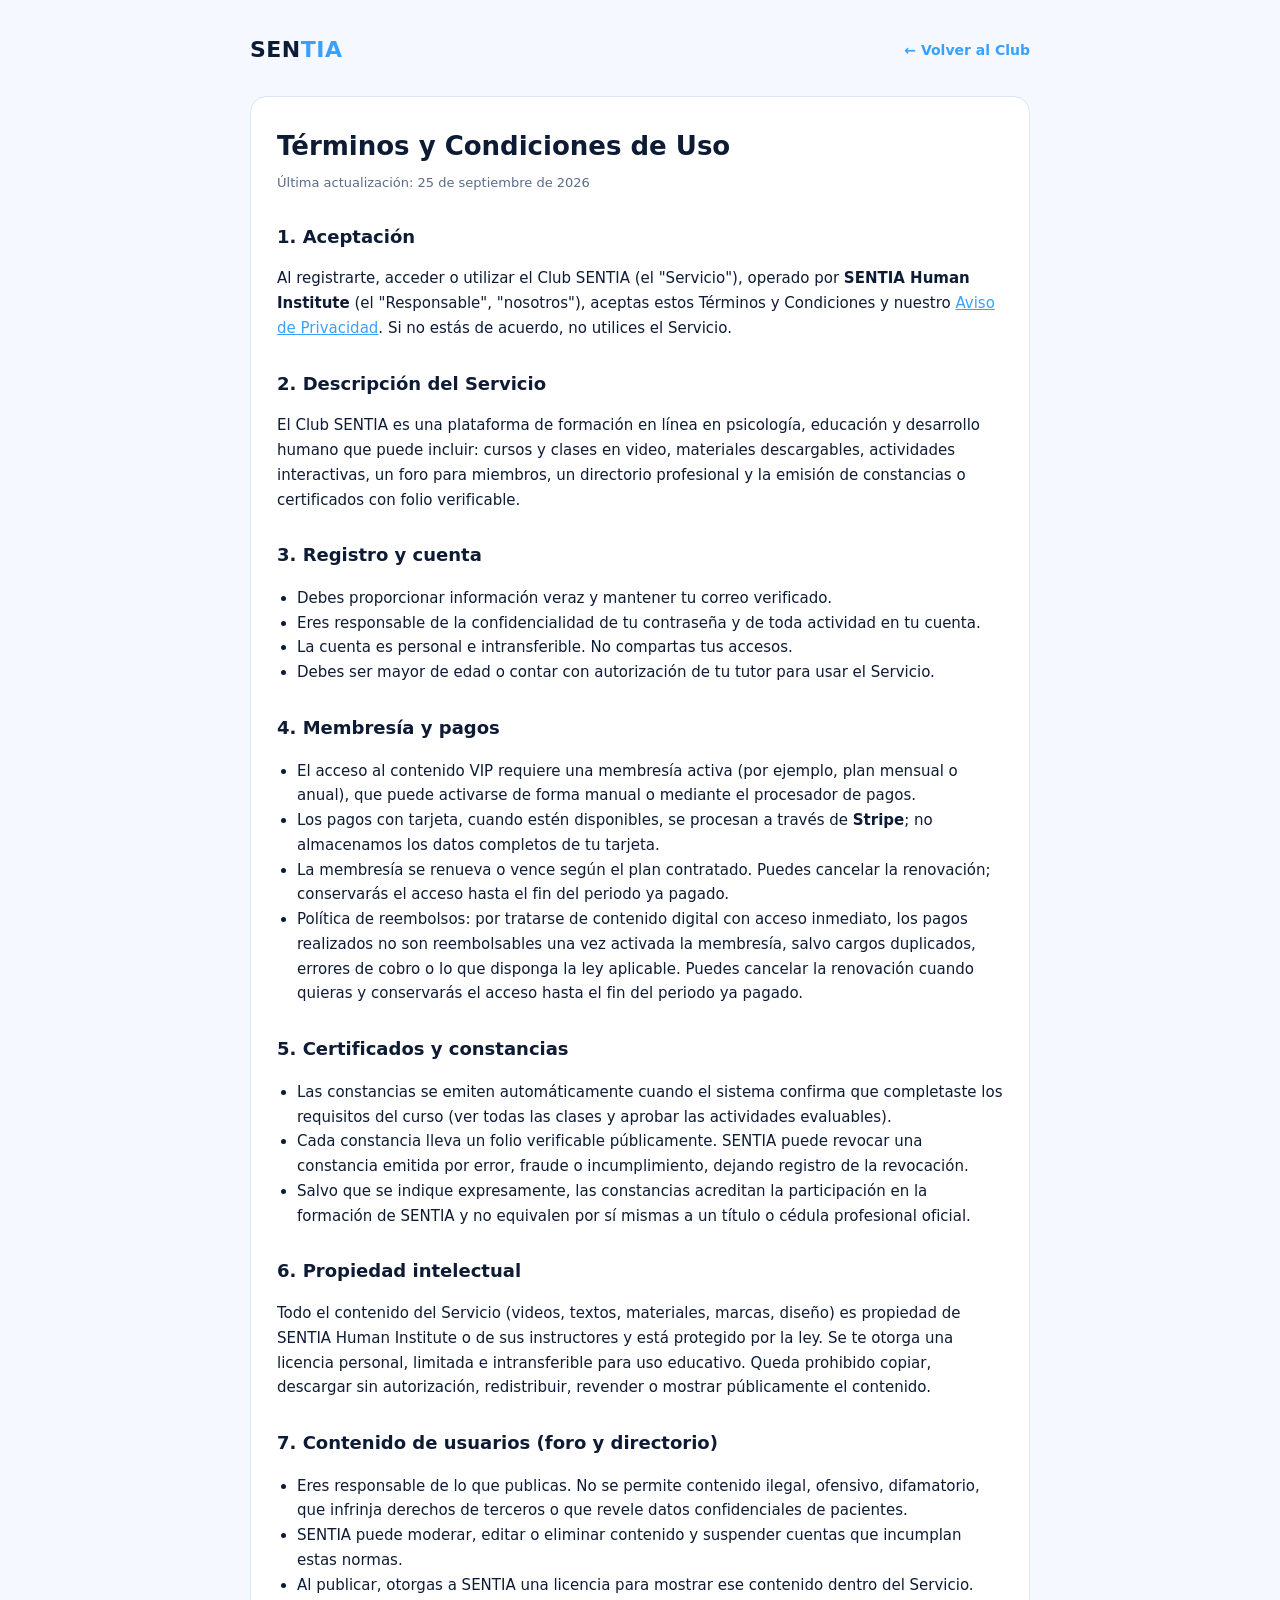
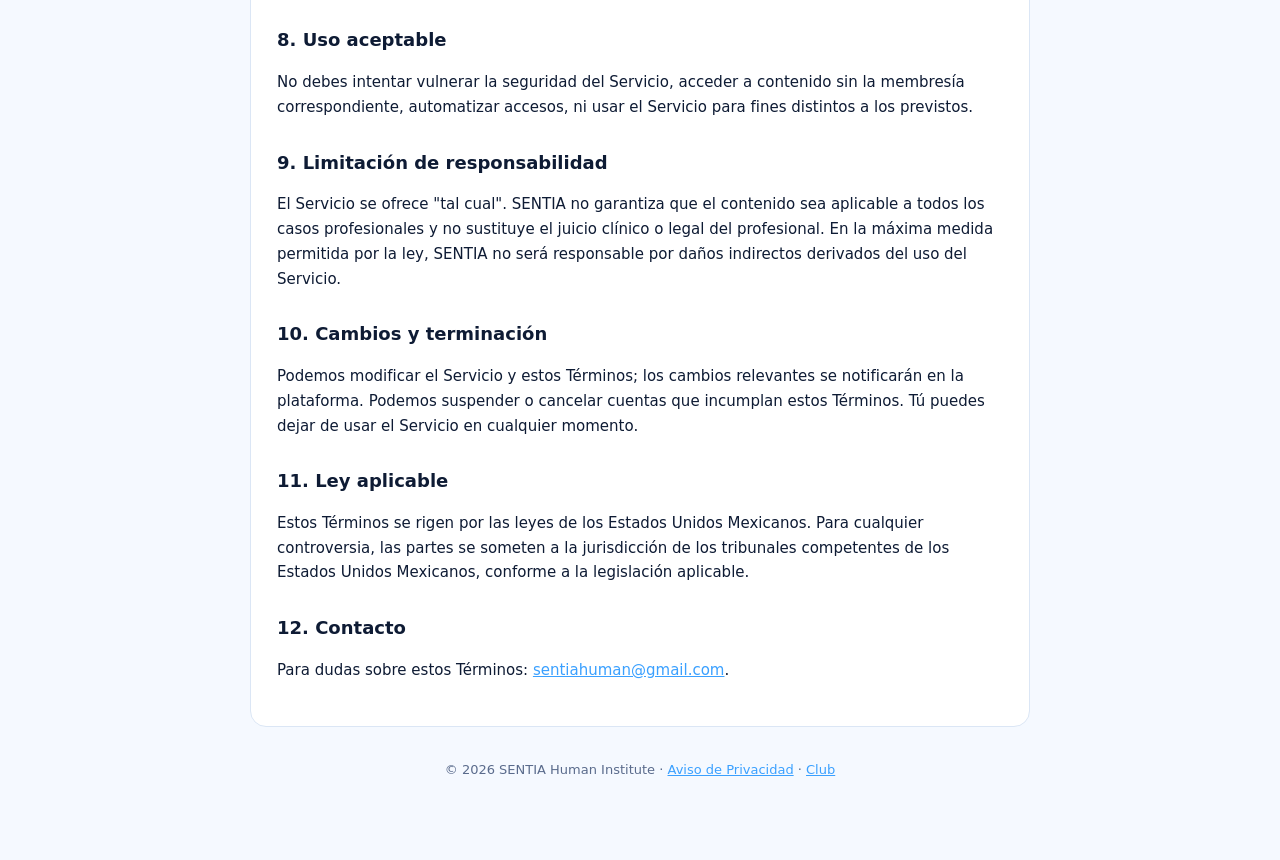
<file: terminos.html>
<!DOCTYPE html>
<html lang="es">
<head>
<meta charset="UTF-8">
<meta name="viewport" content="width=device-width, initial-scale=1">
<meta name="robots" content="noindex">
<title>Términos y Condiciones · SENTIA</title>
<meta name="theme-color" content="#081225">
<link rel="canonical" href="https://club.sentiamx.com/terminos.html">
<style>
  :root{--bg:#081225;--card:#0f1d38;--border:#1e2f52;--text:#e6eeff;--text-2:#a9b8d6;--primary:#3aa0ff;--accent:#2fbf2e}
  *{box-sizing:border-box}
  html,body{margin:0;background:var(--bg);color:var(--text);
    font-family:system-ui,-apple-system,"Segoe UI",Roboto,Helvetica,Arial,sans-serif;line-height:1.65;font-size:16px}
  .wrap{max-width:820px;margin:0 auto;padding:32px 20px 80px}
  header.top{display:flex;align-items:center;justify-content:space-between;gap:16px;margin-bottom:28px;flex-wrap:wrap}
  .brand{font-weight:800;letter-spacing:.5px;font-size:22px}
  .brand span{color:var(--primary)}
  .back{color:var(--primary);text-decoration:none;font-size:14px;font-weight:600}
  .back:hover{text-decoration:underline}
  .card{background:var(--card);border:1px solid var(--border);border-radius:16px;padding:28px 26px}
  h1{font-size:26px;margin:0 0 4px}
  .updated{color:var(--text-2);font-size:13px;margin:0 0 24px}
  h2{font-size:18px;margin:28px 0 8px;color:var(--text)}
  p,li{color:var(--text);font-size:15px}
  ul{padding-left:20px}
  a{color:var(--primary)}
  .note{background:rgba(58,160,255,.08);border:1px solid rgba(58,160,255,.25);border-radius:10px;padding:12px 14px;font-size:13.5px;color:var(--text-2);margin:20px 0}
  footer{margin-top:32px;text-align:center;color:var(--text-2);font-size:13px}
  @media(prefers-color-scheme:light){:root:not([data-theme]){--bg:#f5f9ff;--card:#fff;--border:#dbe6f5;--text:#0e1b34;--text-2:#5a6b8c}}
</style>
</head>
<body>
<div class="wrap">
  <header class="top">
    <div class="brand">SEN<span>TIA</span></div>
    <a class="back" href="./vip-auth.html">← Volver al Club</a>
  </header>

  <div class="card">
    <h1>Términos y Condiciones de Uso</h1>
    <p class="updated">Última actualización: 25 de septiembre de 2026</p>

    <h2>1. Aceptación</h2>
    <p>Al registrarte, acceder o utilizar el Club SENTIA (el "Servicio"), operado por <strong>SENTIA Human Institute</strong> (el "Responsable", "nosotros"), aceptas estos Términos y Condiciones y nuestro <a href="./privacidad.html">Aviso de Privacidad</a>. Si no estás de acuerdo, no utilices el Servicio.</p>

    <h2>2. Descripción del Servicio</h2>
    <p>El Club SENTIA es una plataforma de formación en línea en psicología, educación y desarrollo humano que puede incluir: cursos y clases en video, materiales descargables, actividades interactivas, un foro para miembros, un directorio profesional y la emisión de constancias o certificados con folio verificable.</p>

    <h2>3. Registro y cuenta</h2>
    <ul>
      <li>Debes proporcionar información veraz y mantener tu correo verificado.</li>
      <li>Eres responsable de la confidencialidad de tu contraseña y de toda actividad en tu cuenta.</li>
      <li>La cuenta es personal e intransferible. No compartas tus accesos.</li>
      <li>Debes ser mayor de edad o contar con autorización de tu tutor para usar el Servicio.</li>
    </ul>

    <h2>4. Membresía y pagos</h2>
    <ul>
      <li>El acceso al contenido VIP requiere una membresía activa (por ejemplo, plan mensual o anual), que puede activarse de forma manual o mediante el procesador de pagos.</li>
      <li>Los pagos con tarjeta, cuando estén disponibles, se procesan a través de <strong>Stripe</strong>; no almacenamos los datos completos de tu tarjeta.</li>
      <li>La membresía se renueva o vence según el plan contratado. Puedes cancelar la renovación; conservarás el acceso hasta el fin del periodo ya pagado.</li>
      <li>Política de reembolsos: por tratarse de contenido digital con acceso inmediato, los pagos realizados no son reembolsables una vez activada la membresía, salvo cargos duplicados, errores de cobro o lo que disponga la ley aplicable. Puedes cancelar la renovación cuando quieras y conservarás el acceso hasta el fin del periodo ya pagado.</li>
    </ul>

    <h2>5. Certificados y constancias</h2>
    <ul>
      <li>Las constancias se emiten automáticamente cuando el sistema confirma que completaste los requisitos del curso (ver todas las clases y aprobar las actividades evaluables).</li>
      <li>Cada constancia lleva un folio verificable públicamente. SENTIA puede revocar una constancia emitida por error, fraude o incumplimiento, dejando registro de la revocación.</li>
      <li>Salvo que se indique expresamente, las constancias acreditan la participación en la formación de SENTIA y no equivalen por sí mismas a un título o cédula profesional oficial.</li>
    </ul>

    <h2>6. Propiedad intelectual</h2>
    <p>Todo el contenido del Servicio (videos, textos, materiales, marcas, diseño) es propiedad de SENTIA Human Institute o de sus instructores y está protegido por la ley. Se te otorga una licencia personal, limitada e intransferible para uso educativo. Queda prohibido copiar, descargar sin autorización, redistribuir, revender o mostrar públicamente el contenido.</p>

    <h2>7. Contenido de usuarios (foro y directorio)</h2>
    <ul>
      <li>Eres responsable de lo que publicas. No se permite contenido ilegal, ofensivo, difamatorio, que infrinja derechos de terceros o que revele datos confidenciales de pacientes.</li>
      <li>SENTIA puede moderar, editar o eliminar contenido y suspender cuentas que incumplan estas normas.</li>
      <li>Al publicar, otorgas a SENTIA una licencia para mostrar ese contenido dentro del Servicio.</li>
    </ul>

    <h2>8. Uso aceptable</h2>
    <p>No debes intentar vulnerar la seguridad del Servicio, acceder a contenido sin la membresía correspondiente, automatizar accesos, ni usar el Servicio para fines distintos a los previstos.</p>

    <h2>9. Limitación de responsabilidad</h2>
    <p>El Servicio se ofrece "tal cual". SENTIA no garantiza que el contenido sea aplicable a todos los casos profesionales y no sustituye el juicio clínico o legal del profesional. En la máxima medida permitida por la ley, SENTIA no será responsable por daños indirectos derivados del uso del Servicio.</p>

    <h2>10. Cambios y terminación</h2>
    <p>Podemos modificar el Servicio y estos Términos; los cambios relevantes se notificarán en la plataforma. Podemos suspender o cancelar cuentas que incumplan estos Términos. Tú puedes dejar de usar el Servicio en cualquier momento.</p>

    <h2>11. Ley aplicable</h2>
    <p>Estos Términos se rigen por las leyes de los Estados Unidos Mexicanos. Para cualquier controversia, las partes se someten a la jurisdicción de los tribunales competentes de los Estados Unidos Mexicanos, conforme a la legislación aplicable.</p>

    <h2>12. Contacto</h2>
    <p>Para dudas sobre estos Términos: <a href="mailto:sentiahuman@gmail.com">sentiahuman@gmail.com</a>.</p>
  </div>

  <footer>© 2026 SENTIA Human Institute · <a href="./privacidad.html">Aviso de Privacidad</a> · <a href="./vip-auth.html">Club</a></footer>
</div>
</body>
</html>
</file>
